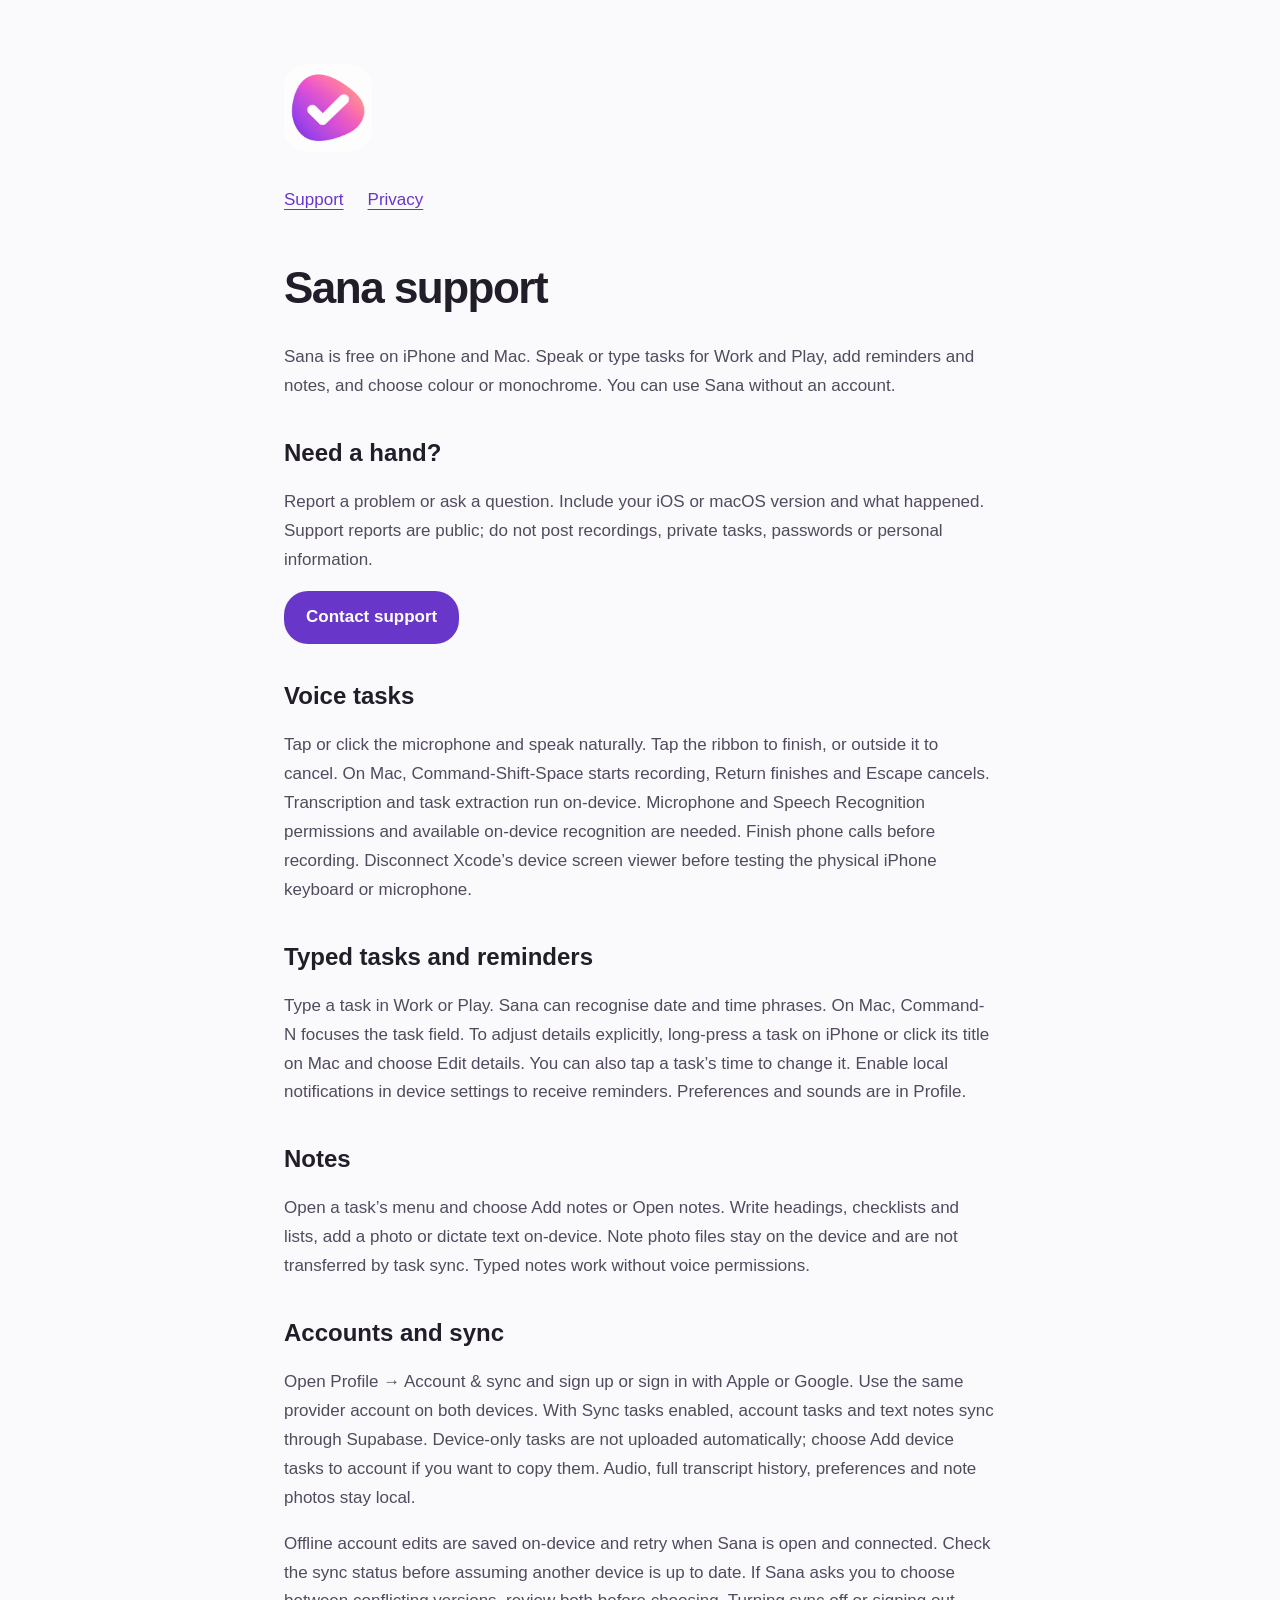
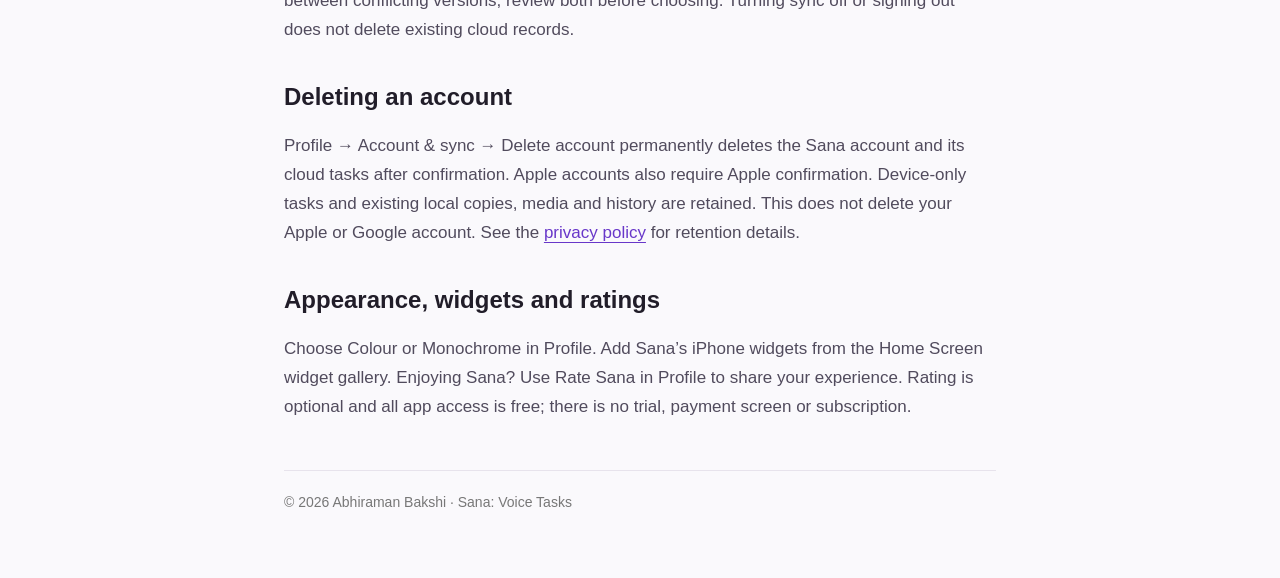
<file: index.html>
<!doctype html><html lang="en"><head><meta charset="utf-8"><meta name="viewport" content="width=device-width, initial-scale=1"><title>Support · Sana</title><link rel="stylesheet" href="style.css"></head><body><main><a href="index.html" aria-label="Sana home"><img src="icon.png" alt="Sana"></a><nav><a href="index.html">Support</a><a href="privacy.html">Privacy</a></nav><h1>Sana support</h1><p>Sana is free on iPhone and Mac. Speak or type tasks for Work and Play, add reminders and notes, and choose colour or monochrome. You can use Sana without an account.</p>
<h2>Need a hand?</h2><p>Report a problem or ask a question. Include your iOS or macOS version and what happened. Support reports are public; do not post recordings, private tasks, passwords or personal information.</p><a class="button" href="https://github.com/devdevab/sana-support/issues/new">Contact support</a>
<h2>Voice tasks</h2><p>Tap or click the microphone and speak naturally. Tap the ribbon to finish, or outside it to cancel. On Mac, Command-Shift-Space starts recording, Return finishes and Escape cancels. Transcription and task extraction run on-device. Microphone and Speech Recognition permissions and available on-device recognition are needed. Finish phone calls before recording. Disconnect Xcode’s device screen viewer before testing the physical iPhone keyboard or microphone.</p>
<h2>Typed tasks and reminders</h2><p>Type a task in Work or Play. Sana can recognise date and time phrases. On Mac, Command-N focuses the task field. To adjust details explicitly, long-press a task on iPhone or click its title on Mac and choose Edit details. You can also tap a task’s time to change it. Enable local notifications in device settings to receive reminders. Preferences and sounds are in Profile.</p>
<h2>Notes</h2><p>Open a task’s menu and choose Add notes or Open notes. Write headings, checklists and lists, add a photo or dictate text on-device. Note photo files stay on the device and are not transferred by task sync. Typed notes work without voice permissions.</p>
<h2>Accounts and sync</h2><p>Open Profile → Account &amp; sync and sign up or sign in with Apple or Google. Use the same provider account on both devices. With Sync tasks enabled, account tasks and text notes sync through Supabase. Device-only tasks are not uploaded automatically; choose Add device tasks to account if you want to copy them. Audio, full transcript history, preferences and note photos stay local.</p><p>Offline account edits are saved on-device and retry when Sana is open and connected. Check the sync status before assuming another device is up to date. If Sana asks you to choose between conflicting versions, review both before choosing. Turning sync off or signing out does not delete existing cloud records.</p>
<h2>Deleting an account</h2><p>Profile → Account &amp; sync → Delete account permanently deletes the Sana account and its cloud tasks after confirmation. Apple accounts also require Apple confirmation. Device-only tasks and existing local copies, media and history are retained. This does not delete your Apple or Google account. See the <a href="privacy.html">privacy policy</a> for retention details.</p>
<h2>Appearance, widgets and ratings</h2><p>Choose Colour or Monochrome in Profile. Add Sana’s iPhone widgets from the Home Screen widget gallery. Enjoying Sana? Use Rate Sana in Profile to share your experience. Rating is optional and all app access is free; there is no trial, payment screen or subscription.</p><footer class="small">© 2026 Abhiraman Bakshi · Sana: Voice Tasks</footer></main></body></html>
</file>
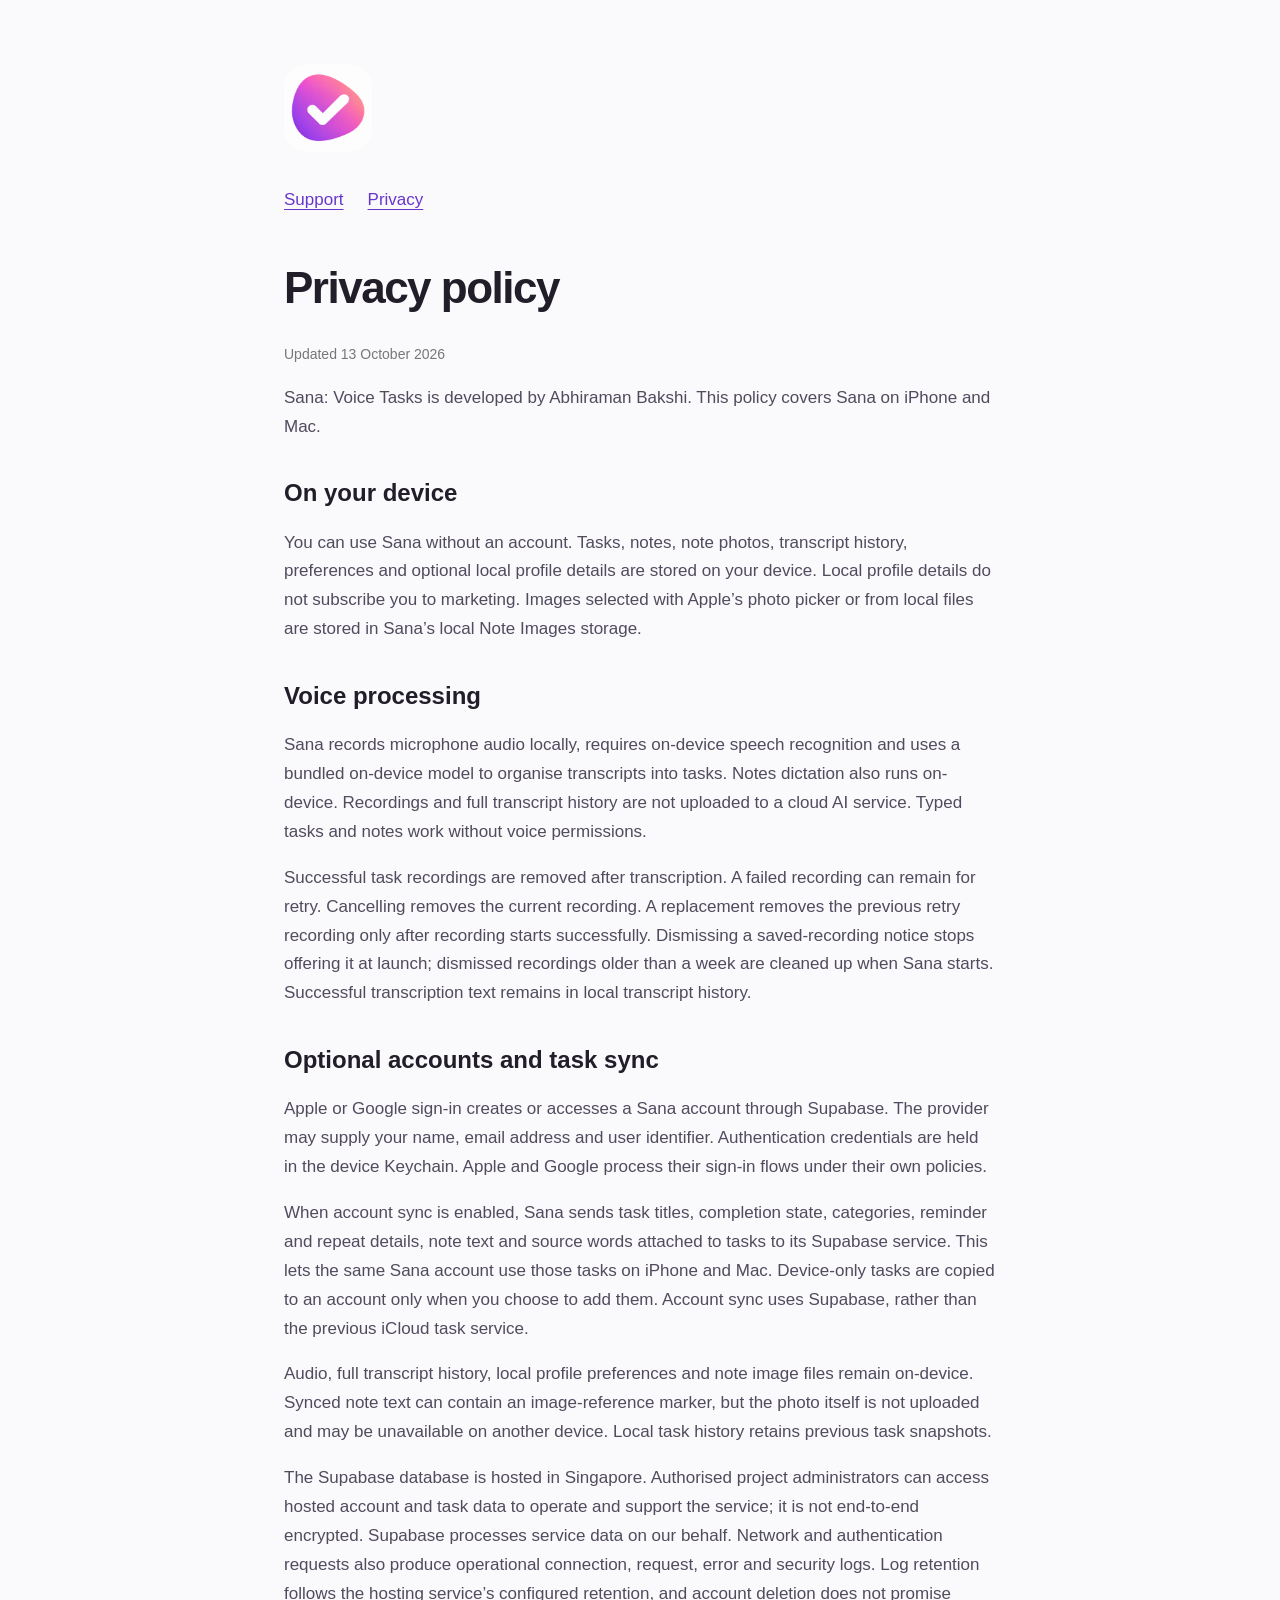
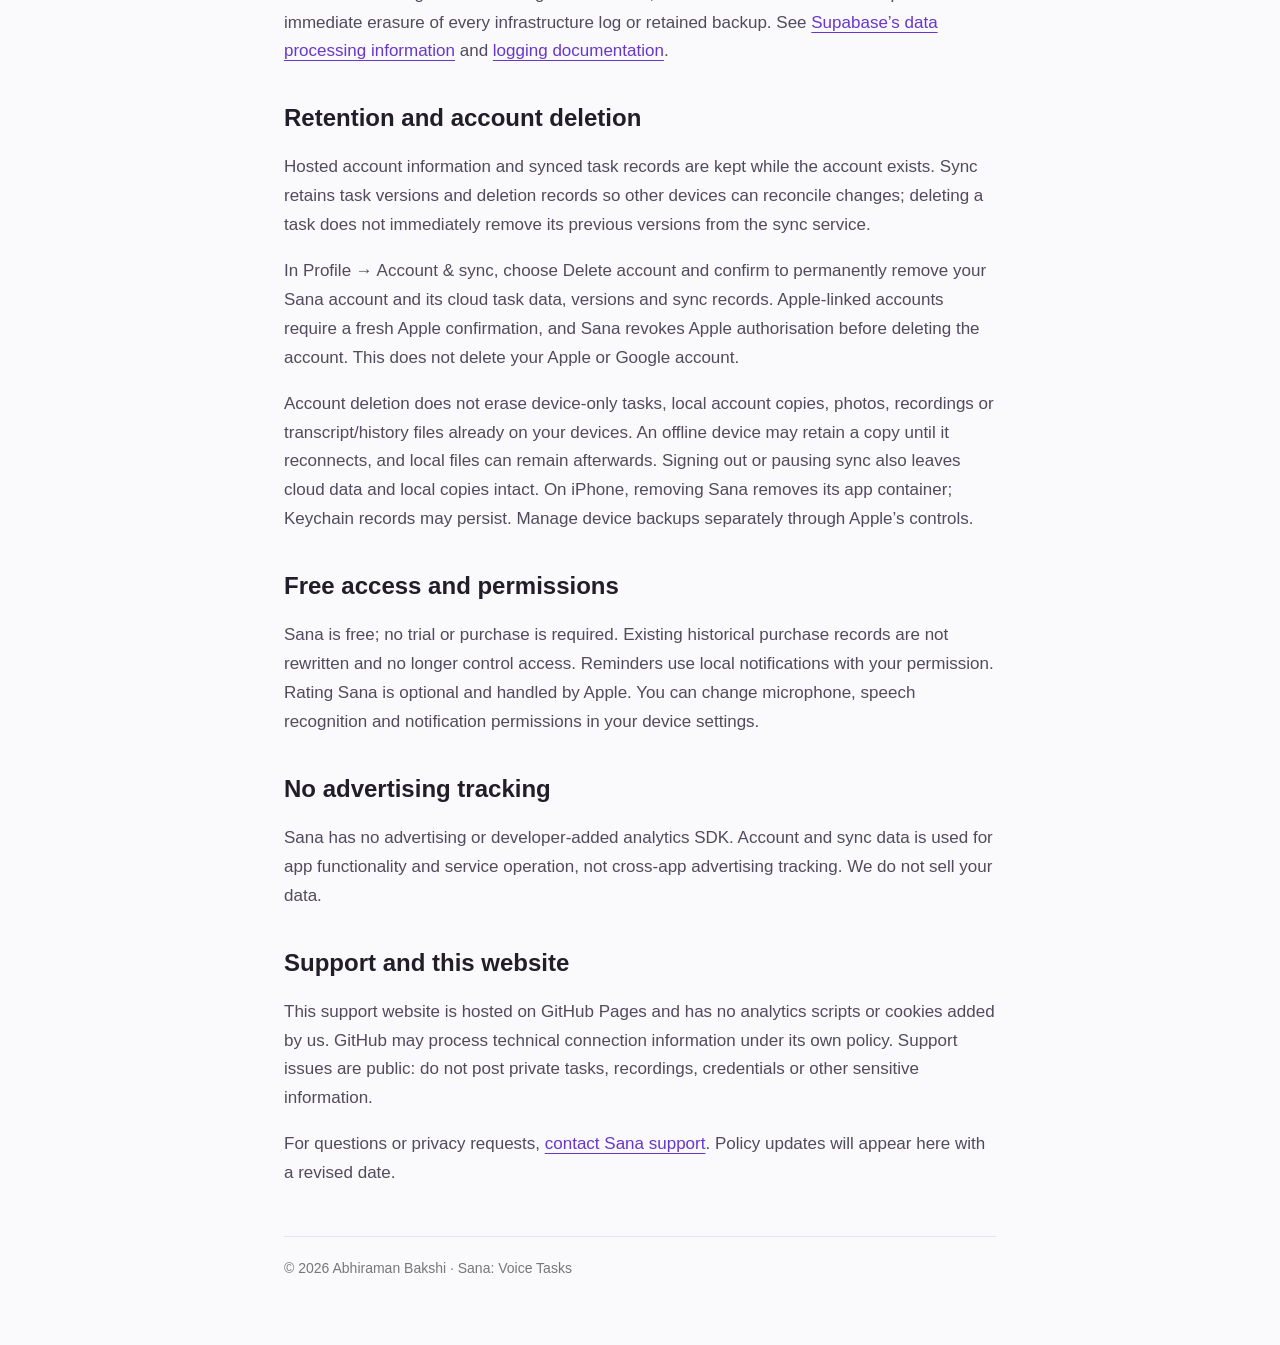
<file: privacy.html>
<!doctype html><html lang="en"><head><meta charset="utf-8"><meta name="viewport" content="width=device-width, initial-scale=1"><title>Privacy policy · Sana</title><link rel="stylesheet" href="style.css"></head><body><main><a href="index.html" aria-label="Sana home"><img src="icon.png" alt="Sana"></a><nav><a href="index.html">Support</a><a href="privacy.html">Privacy</a></nav><h1>Privacy policy</h1>
<p class="small">Updated 13 October 2026</p>
<p>Sana: Voice Tasks is developed by Abhiraman Bakshi. This policy covers Sana on iPhone and Mac.</p>
<h2>On your device</h2>
<p>You can use Sana without an account. Tasks, notes, note photos, transcript history, preferences and optional local profile details are stored on your device. Local profile details do not subscribe you to marketing. Images selected with Apple’s photo picker or from local files are stored in Sana’s local Note Images storage.</p>
<h2>Voice processing</h2>
<p>Sana records microphone audio locally, requires on-device speech recognition and uses a bundled on-device model to organise transcripts into tasks. Notes dictation also runs on-device. Recordings and full transcript history are not uploaded to a cloud AI service. Typed tasks and notes work without voice permissions.</p>
<p>Successful task recordings are removed after transcription. A failed recording can remain for retry. Cancelling removes the current recording. A replacement removes the previous retry recording only after recording starts successfully. Dismissing a saved-recording notice stops offering it at launch; dismissed recordings older than a week are cleaned up when Sana starts. Successful transcription text remains in local transcript history.</p>
<h2>Optional accounts and task sync</h2>
<p>Apple or Google sign-in creates or accesses a Sana account through Supabase. The provider may supply your name, email address and user identifier. Authentication credentials are held in the device Keychain. Apple and Google process their sign-in flows under their own policies.</p>
<p>When account sync is enabled, Sana sends task titles, completion state, categories, reminder and repeat details, note text and source words attached to tasks to its Supabase service. This lets the same Sana account use those tasks on iPhone and Mac. Device-only tasks are copied to an account only when you choose to add them. Account sync uses Supabase, rather than the previous iCloud task service.</p>
<p>Audio, full transcript history, local profile preferences and note image files remain on-device. Synced note text can contain an image-reference marker, but the photo itself is not uploaded and may be unavailable on another device. Local task history retains previous task snapshots.</p>
<p>The Supabase database is hosted in Singapore. Authorised project administrators can access hosted account and task data to operate and support the service; it is not end-to-end encrypted. Supabase processes service data on our behalf. Network and authentication requests also produce operational connection, request, error and security logs. Log retention follows the hosting service’s configured retention, and account deletion does not promise immediate erasure of every infrastructure log or retained backup. See <a href="https://supabase.com/legal/customer-resources/data-processing-addendum">Supabase’s data processing information</a> and <a href="https://supabase.com/docs/guides/observability/logs">logging documentation</a>.</p>
<h2>Retention and account deletion</h2>
<p>Hosted account information and synced task records are kept while the account exists. Sync retains task versions and deletion records so other devices can reconcile changes; deleting a task does not immediately remove its previous versions from the sync service.</p>
<p>In Profile → Account &amp; sync, choose Delete account and confirm to permanently remove your Sana account and its cloud task data, versions and sync records. Apple-linked accounts require a fresh Apple confirmation, and Sana revokes Apple authorisation before deleting the account. This does not delete your Apple or Google account.</p>
<p>Account deletion does not erase device-only tasks, local account copies, photos, recordings or transcript/history files already on your devices. An offline device may retain a copy until it reconnects, and local files can remain afterwards. Signing out or pausing sync also leaves cloud data and local copies intact. On iPhone, removing Sana removes its app container; Keychain records may persist. Manage device backups separately through Apple’s controls.</p>
<h2>Free access and permissions</h2>
<p>Sana is free; no trial or purchase is required. Existing historical purchase records are not rewritten and no longer control access. Reminders use local notifications with your permission. Rating Sana is optional and handled by Apple. You can change microphone, speech recognition and notification permissions in your device settings.</p>
<h2>No advertising tracking</h2>
<p>Sana has no advertising or developer-added analytics SDK. Account and sync data is used for app functionality and service operation, not cross-app advertising tracking. We do not sell your data.</p>
<h2>Support and this website</h2>
<p>This support website is hosted on GitHub Pages and has no analytics scripts or cookies added by us. GitHub may process technical connection information under its own policy. Support issues are public: do not post private tasks, recordings, credentials or other sensitive information.</p>
<p>For questions or privacy requests, <a href="https://github.com/devdevab/sana-support/issues/new">contact Sana support</a>. Policy updates will appear here with a revised date.</p><footer class="small">© 2026 Abhiraman Bakshi · Sana: Voice Tasks</footer></main></body></html>
</file>
<file: style.css>
*{box-sizing:border-box}body{margin:0;background:#faf9fc;color:#211d29;font:17px/1.7 -apple-system,BlinkMacSystemFont,"Segoe UI",sans-serif}main{max-width:760px;margin:auto;padding:64px 24px}nav{display:flex;gap:24px;margin:24px 0 48px}a{color:#6837c9;text-underline-offset:4px}img{width:88px;border-radius:22px}h1{font-size:44px;line-height:1.15;letter-spacing:-1.5px}h2{font-size:24px;margin-top:36px;line-height:1.3}p,li{color:#514b5d}.small{font-size:14px;color:#777}footer{border-top:1px solid #e7e3ec;margin-top:48px;padding-top:20px}.button{display:inline-block;background:#6837c9;color:white;padding:12px 22px;border-radius:24px;text-decoration:none;font-weight:600}
</file>
